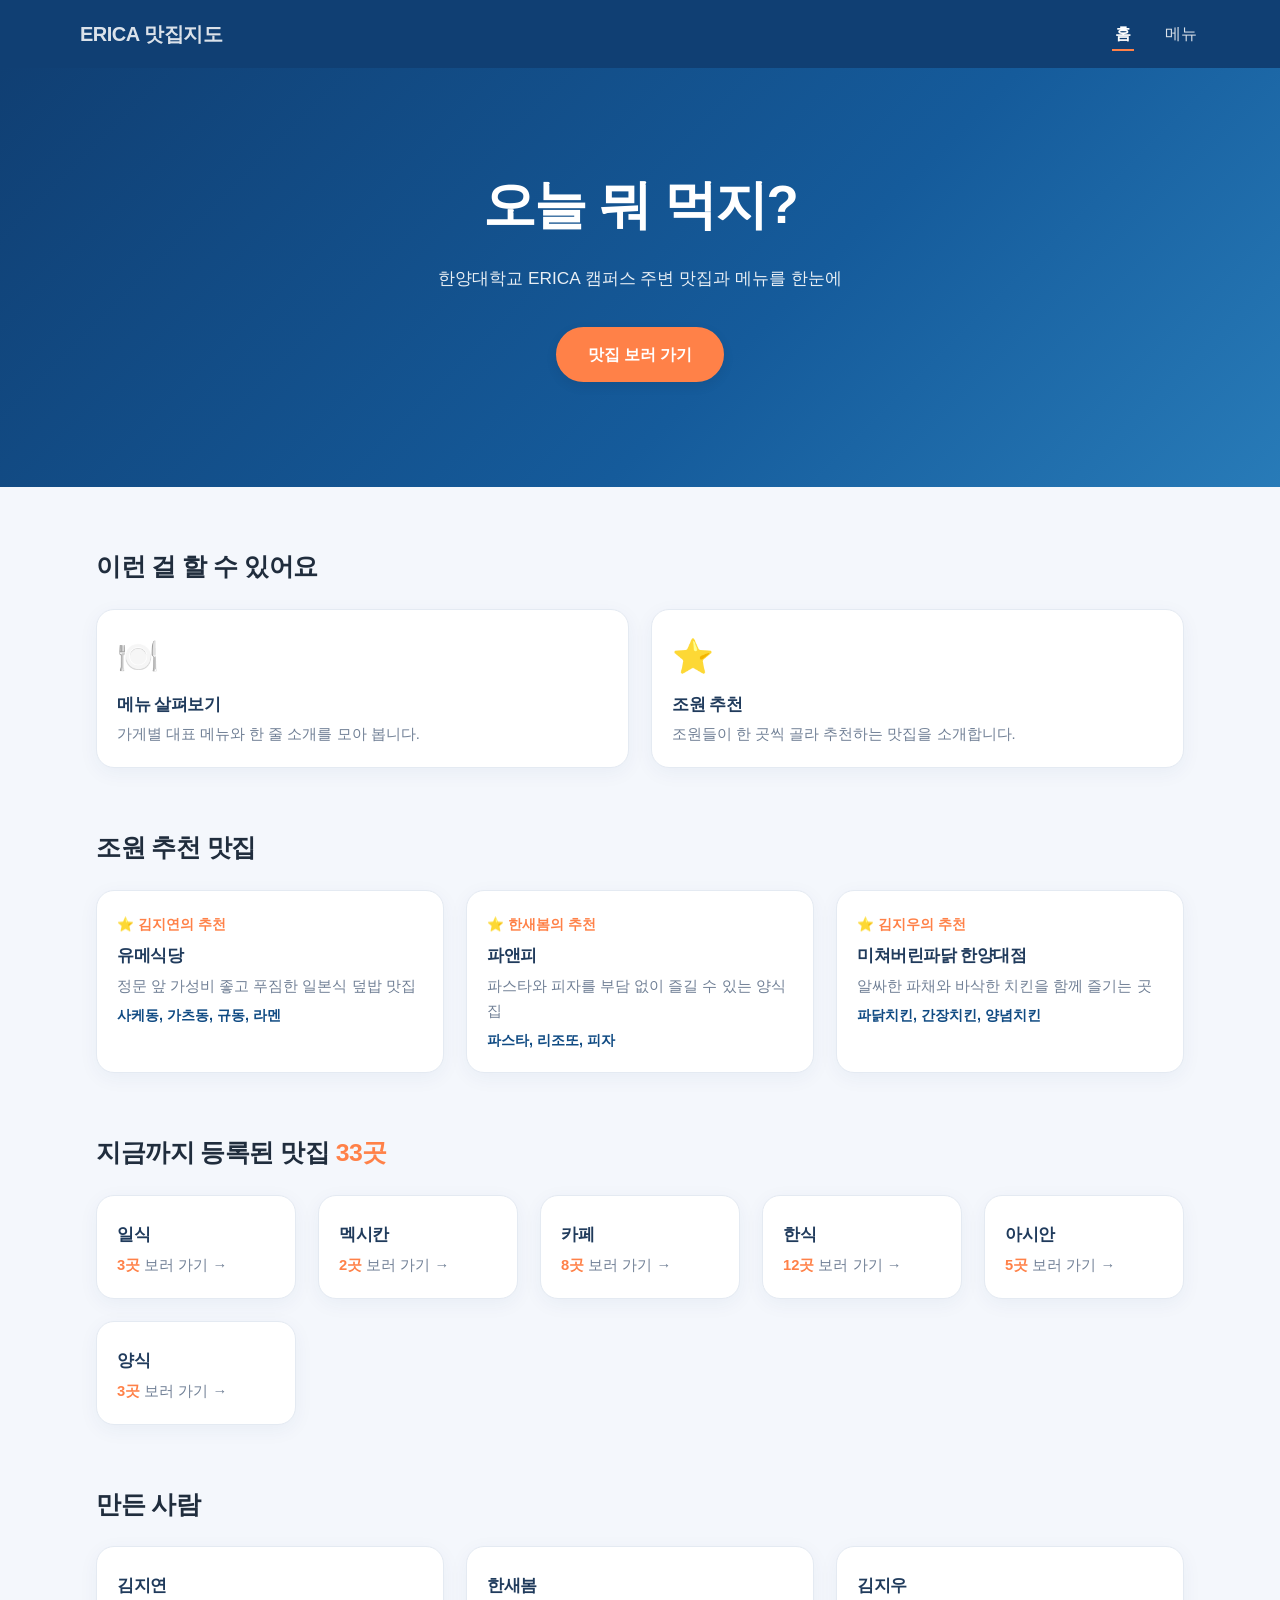
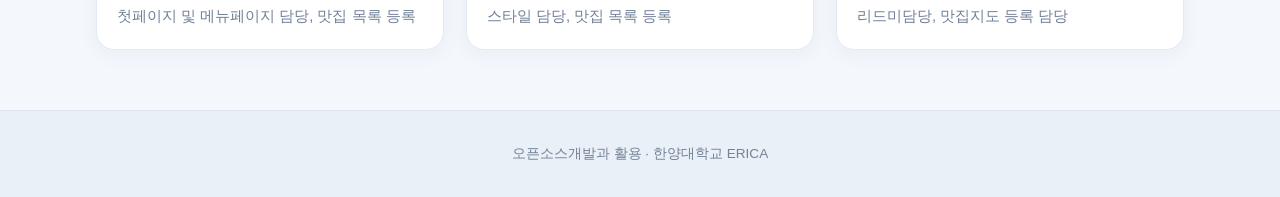
<file: index.html>
<!DOCTYPE html>
<html lang="ko">
<head>
  <meta charset="UTF-8">
  <meta name="viewport" content="width=device-width, initial-scale=1.0">
  <title>ERICA 맛집지도</title>
  <style>
    :root {
      --main: #0e4a84;
      --accent: #ff7a3d;
      --bg: #f6f7f9;
      --card: #ffffff;
      --text: #1f2933;
      --sub: #6b7785;
      --line: #e3e7ec;
    }
    * { box-sizing: border-box; }
    body {
      margin: 0;
      font-family: "Pretendard", "Apple SD Gothic Neo", "Malgun Gothic", sans-serif;
      background: var(--bg);
      color: var(--text);
      line-height: 1.6;
    }
    a { color: inherit; text-decoration: none; }

    /* 상단 메뉴 */
    .nav {
      background: var(--main);
      color: #fff;
      display: flex;
      justify-content: space-between;
      align-items: center;
      padding: 14px 20px;
    }
    .nav .logo { font-weight: 800; font-size: 1.1rem; }
    .nav ul { list-style: none; display: flex; gap: 18px; margin: 0; padding: 0; }
    .nav a { opacity: 0.8; }
    .nav a:hover, .nav a.active { opacity: 1; font-weight: 700; }

    /* 첫 화면 */
    .hero {
      background: linear-gradient(135deg, var(--main), #1b6bb5);
      color: #fff;
      text-align: center;
      padding: 70px 16px 80px;
    }
    .hero h1 { font-size: 2.4rem; margin: 0 0 10px; }
    .hero p { font-size: 1.05rem; opacity: 0.9; margin: 0 0 28px; }
    .buttons { display: flex; gap: 12px; justify-content: center; flex-wrap: wrap; }
    .btn {
      padding: 12px 26px;
      border-radius: 999px;
      font-weight: 700;
      border: 2px solid #fff;
    }
    .btn.primary { background: var(--accent); border-color: var(--accent); }
    .btn:hover { opacity: 0.9; }

    main { max-width: 1000px; margin: 0 auto; padding: 0 16px; }
    section { margin: 48px 0; }
    h2 { font-size: 1.4rem; margin: 0 0 16px; }

    /* 카드 공통 */
    .grid { display: grid; grid-template-columns: repeat(auto-fit, minmax(200px, 1fr)); gap: 14px; }
    .card {
      background: var(--card);
      border: 1px solid var(--line);
      border-radius: 14px;
      padding: 20px;
    }
    .card .icon { font-size: 1.8rem; }
    .card h3 { margin: 6px 0 4px; font-size: 1.05rem; }
    .card p { margin: 0; color: var(--sub); font-size: 0.92rem; }
    a.card:hover { border-color: var(--main); }

    .count { color: var(--accent); font-weight: 800; }

    /* 조원 추천 카드 */
    .pick .who { color: var(--accent); font-weight: 800; font-size: 0.85rem; }
    .pick .menu { color: var(--main); font-weight: 600; font-size: 0.9rem; margin-top: 4px; }

    footer { text-align: center; color: var(--sub); font-size: 0.85rem; padding: 30px 16px; }

    @media (max-width: 600px) {
      .nav { flex-direction: column; gap: 8px; }
      .hero h1 { font-size: 1.8rem; }
    }
  </style>
  <!-- 스타일 담당이 만든 디자인 -->
  <link rel="stylesheet" href="style.css">
</head>
<body>
  <!-- 상단 메뉴 -->
  <nav class="nav">
    <a href="index.html" class="logo">ERICA 맛집지도</a>
    <ul>
      <li><a href="index.html" class="active">홈</a></li>
      <li><a href="menu.html">메뉴</a></li>
    </ul>
  </nav>

  <!-- 첫 화면 -->
  <header class="hero">
    <h1>오늘 뭐 먹지?</h1>
    <p>한양대학교 ERICA 캠퍼스 주변 맛집과 메뉴를 한눈에</p>
    <div class="buttons">
      <a href="menu.html" class="btn primary">맛집 보러 가기</a>
    </div>
  </header>

  <main>
    <!-- 소개 -->
    <section>
      <h2>이런 걸 할 수 있어요</h2>
      <div class="grid">
        <a href="menu.html" class="card">
          <div class="icon">🍽️</div>
          <h3>메뉴 살펴보기</h3>
          <p>가게별 대표 메뉴와 한 줄 소개를 모아 봅니다.</p>
        </a>
        <a href="#picks" class="card">
          <div class="icon">⭐</div>
          <h3>조원 추천</h3>
          <p>조원들이 한 곳씩 골라 추천하는 맛집을 소개합니다.</p>
        </a>
      </div>
    </section>

    <!-- 조원 추천 맛집 (data.js의 recommend를 보고 자동으로 만듭니다) -->
    <section id="picks">
      <h2>조원 추천 맛집</h2>
      <div class="grid" id="pick-list"></div>
    </section>

    <!-- 음식 종류별 개수 (data.js에서 자동 계산) -->
    <section>
      <h2>지금까지 등록된 맛집 <span class="count" id="total"></span></h2>
      <div class="grid" id="categories"></div>
    </section>

    <!-- 조원 소개 -->
    <section>
      <h2>만든 사람</h2>
      <div class="grid">
        <div class="card">
          <h3>김지연</h3>
          <p>첫페이지 및 메뉴페이지 담당, 맛집 목록 등록</p>
        </div>
        <div class="card">
          <h3>한새봄</h3>
          <p>스타일 담당, 맛집 목록 등록</p>
        </div>
        <div class="card">
          <h3>김지우</h3>
          <p>리드미담당, 맛집지도 등록 담당</p>
        </div>
      </div>
    </section>
  </main>

  <footer>
    <p>오픈소스개발과 활용 · 한양대학교 ERICA</p>
  </footer>

  <script src="data.js"></script>
  <script>
    // 음식 종류별로 맛집 개수를 세어 카드로 보여줍니다.
    const counts = {};
    RESTAURANTS.forEach((r) => {
      counts[r.category] = (counts[r.category] || 0) + 1;
    });

    document.getElementById("total").textContent = RESTAURANTS.length + "곳";

    const box = document.getElementById("categories");
    Object.keys(counts).forEach((cat) => {
      const a = document.createElement("a");
      a.className = "card";
      a.href = "menu.html?category=" + encodeURIComponent(cat);
      a.innerHTML = "<h3>" + cat + "</h3><p><span class='count'>" + counts[cat] + "곳</span> 보러 가기 →</p>";
      box.appendChild(a);
    });

    // 조원 추천 맛집을 카드로 보여줍니다. (아래 순서대로 나옵니다)
    const MEMBERS = ["김지연", "한새봄", "김지우"];
    const pickBox = document.getElementById("pick-list");
    RESTAURANTS
      .filter((r) => r.recommend)
      .sort((a, b) => MEMBERS.indexOf(a.recommend) - MEMBERS.indexOf(b.recommend))
      .forEach((r) => {
        const a = document.createElement("a");
        a.className = "card pick";
        a.href = "menu.html?category=" + encodeURIComponent(r.category);
        a.innerHTML =
          "<span class='who'>⭐ " + r.recommend + "의 추천</span>" +
          "<h3>" + r.name + "</h3>" +
          "<p>" + r.comment + "</p>" +
          "<p class='menu'>" + r.menu + "</p>";
        pickBox.appendChild(a);
      });
  </script>
</body>
</html>
</file>
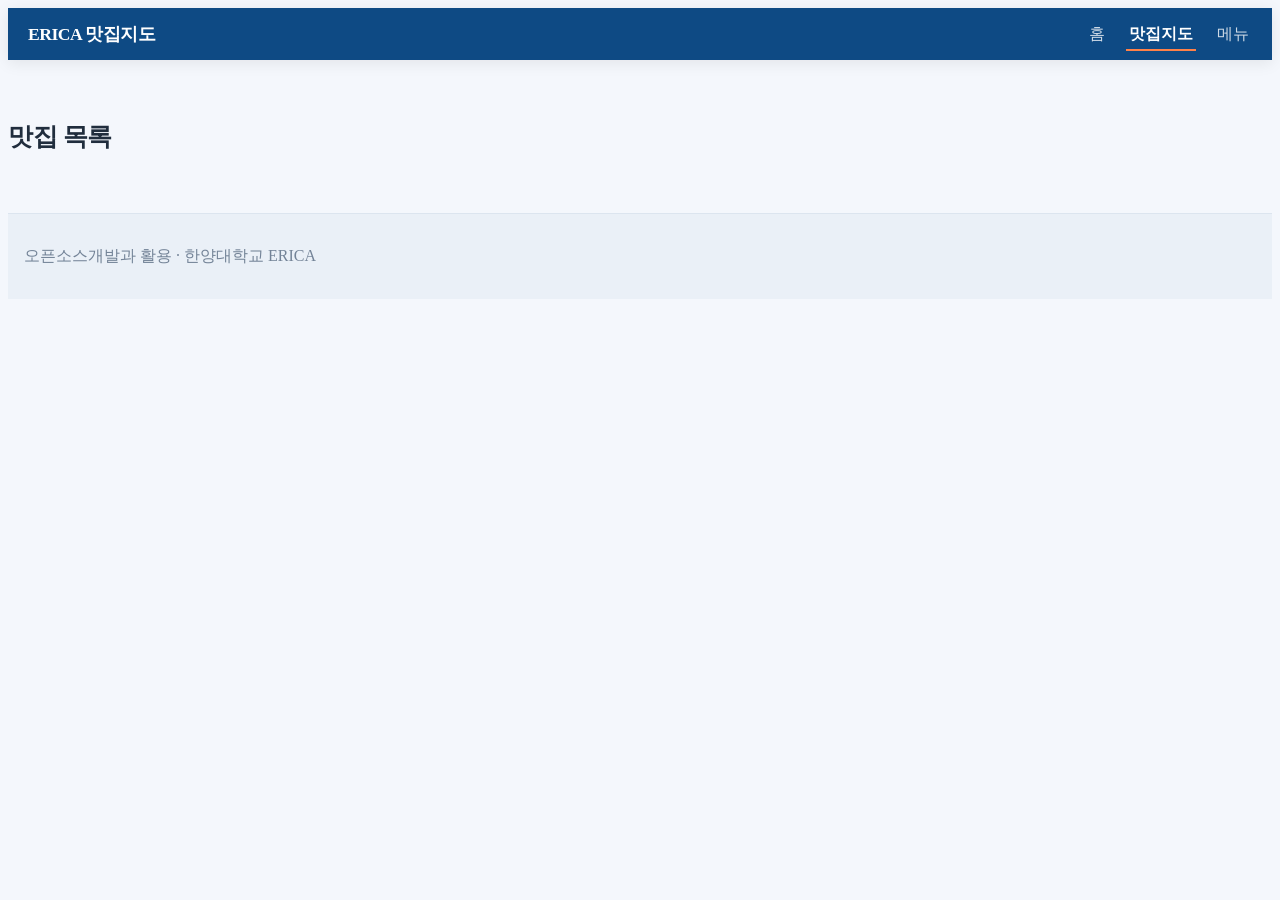
<file: map.html>
<!DOCTYPE html>
<html lang="ko">
<head>
  <meta charset="UTF-8">
  <meta name="viewport" content="width=device-width, initial-scale=1.0">
  <title>맛집지도 | ERICA 맛집지도</title>

  <!-- 네이버 지도 API: YOUR_CLIENT_ID 자리에 발급받은 Client ID를 넣으세요 -->
  <script src="https://oapi.map.naver.com/openapi/v3/maps.js?ncpKeyId=YOUR_CLIENT_ID&submodules=geocoder"></script>

  <!-- 디자인은 style.css를 사용합니다 -->
  <link rel="stylesheet" href="style.css">

  <!-- 상단 메뉴: 첫 페이지, 메뉴 페이지와 같은 모양 -->
  <style>
    .nav {
      background: #0e4a84;
      color: #fff;
      display: flex;
      justify-content: space-between;
      align-items: center;
      padding: 14px 20px;
    }
    .nav a { color: inherit; text-decoration: none; opacity: 0.8; }
    .nav .logo { font-weight: 800; font-size: 1.1rem; opacity: 1; }
    .nav ul { list-style: none; display: flex; gap: 18px; margin: 0; padding: 0; }
    .nav a:hover, .nav a.active { opacity: 1; font-weight: 700; }
    @media (max-width: 600px) {
      .nav { flex-direction: column; gap: 8px; }
    }
  </style>
</head>
<body>
  <!-- 상단 메뉴 -->
  <nav class="nav">
    <a href="index.html" class="logo">ERICA 맛집지도</a>
    <ul>
      <li><a href="index.html">홈</a></li>
      <li><a href="map.html" class="active">맛집지도</a></li>
      <li><a href="menu.html">메뉴</a></li>
    </ul>
  </nav>

  <main>
    <nav id="filters" class="filters" aria-label="음식 종류"></nav>

    <div class="layout">
      <section class="map-wrap">
        <div id="map"></div>
        <p id="map-notice" class="map-notice" hidden></p>
      </section>

      <section>
        <h2 class="list-title">맛집 목록 <span id="count"></span></h2>
        <ul id="list" class="list"></ul>
      </section>
    </div>
  </main>

  <footer class="site-footer">
    <p>오픈소스개발과 활용 · 한양대학교 ERICA</p>
  </footer>

  <!-- 맛집 정보는 data.js 한 곳에서 관리합니다 -->
  <script src="data.js"></script>
  <script>
    // 지도와 목록을 화면에 그리는 코드

    const CAMPUS = { lat: 37.2969, lng: 126.8353 }; // ERICA 캠퍼스 부근
    const hasNaver = typeof naver !== "undefined" && naver.maps;

    let map = null;
    let infoWindow = null;
    let currentCategory = "전체";
    const markers = []; // RESTAURANTS와 같은 순서로 마커를 보관

    const listEl = document.getElementById("list");
    const filtersEl = document.getElementById("filters");
    const countEl = document.getElementById("count");
    const noticeEl = document.getElementById("map-notice");

    function showNotice(message) {
      noticeEl.textContent = message;
      noticeEl.hidden = false;
    }

    // Client ID가 틀렸거나 등록되지 않은 주소에서 열었을 때 호출됩니다.
    window.navermap_authFailure = function () {
      showNotice("네이버 지도 인증에 실패했습니다. Client ID와 등록한 웹 서비스 URL을 확인해 주세요.");
    };

    function naverSearchUrl(r) {
      return "https://map.naver.com/p/search/" + encodeURIComponent(r.name);
    }

    // ---------- 목록 ----------
    function renderFilters() {
      const categories = ["전체", ...new Set(RESTAURANTS.map((r) => r.category))];
      filtersEl.innerHTML = "";
      categories.forEach((cat) => {
        const btn = document.createElement("button");
        btn.type = "button";
        btn.textContent = cat;
        if (cat === currentCategory) btn.classList.add("active");
        btn.addEventListener("click", () => {
          currentCategory = cat;
          renderFilters();
          renderList();
          updateMarkers();
        });
</file>
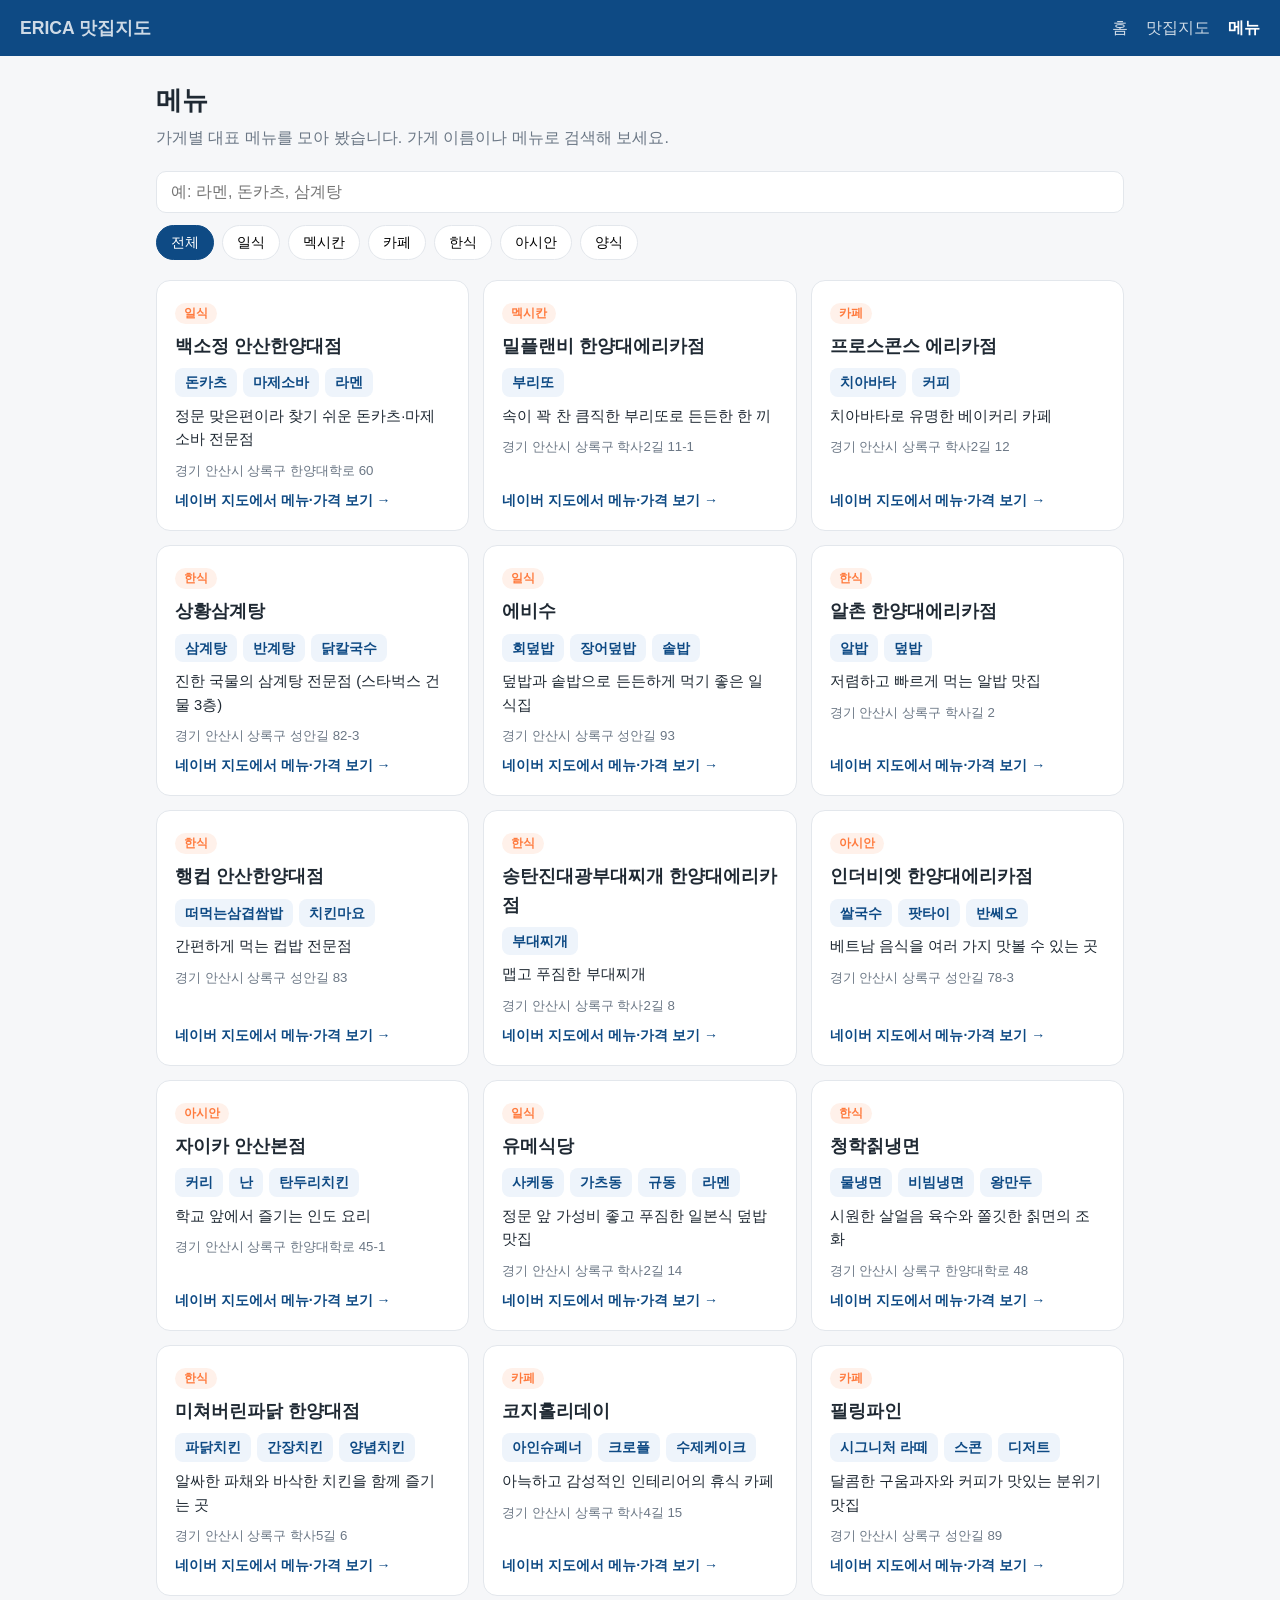
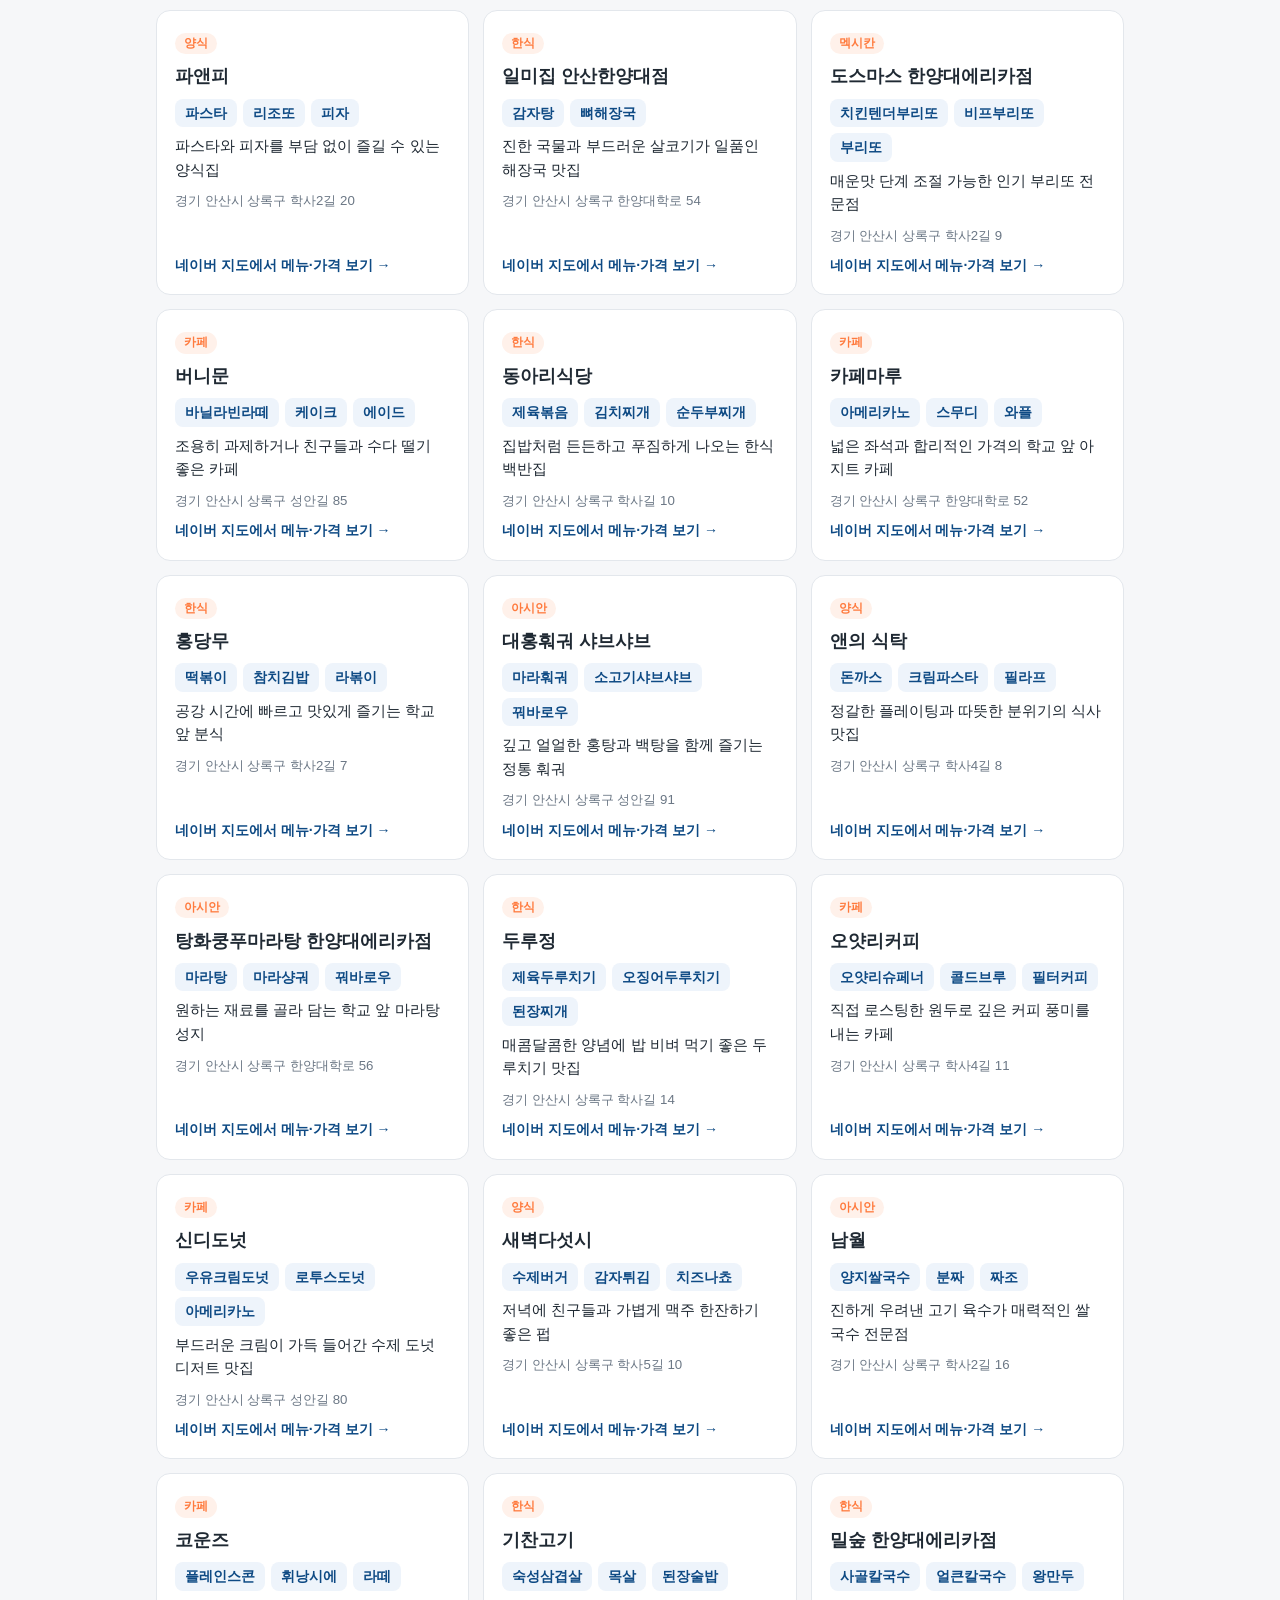
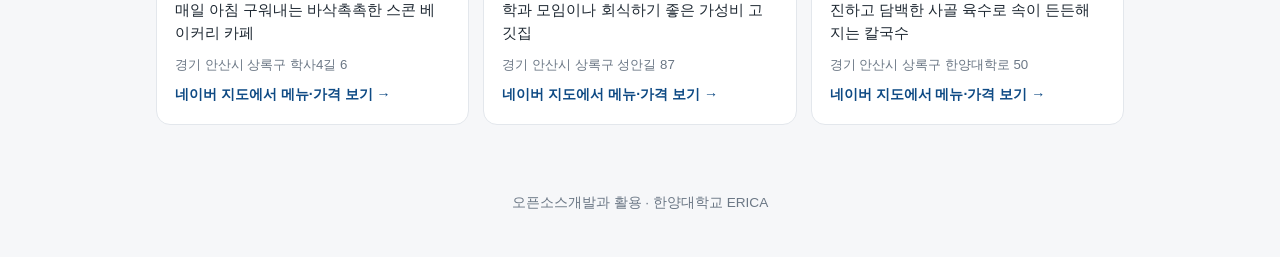
<file: memu.html>
<!DOCTYPE html>
<html lang="ko">
<head>
  <meta charset="UTF-8">
  <meta name="viewport" content="width=device-width, initial-scale=1.0">
  <title>메뉴 | ERICA 맛집지도</title>
  <style>
    :root {
      --main: #0e4a84;
      --accent: #ff7a3d;
      --bg: #f6f7f9;
      --card: #ffffff;
      --text: #1f2933;
      --sub: #6b7785;
      --line: #e3e7ec;
    }
    * { box-sizing: border-box; }
    body {
      margin: 0;
      font-family: "Pretendard", "Apple SD Gothic Neo", "Malgun Gothic", sans-serif;
      background: var(--bg);
      color: var(--text);
      line-height: 1.6;
    }
    a { color: inherit; text-decoration: none; }

    /* 상단 메뉴 */
    .nav {
      background: var(--main);
      color: #fff;
      display: flex;
      justify-content: space-between;
      align-items: center;
      padding: 14px 20px;
    }
    .nav .logo { font-weight: 800; font-size: 1.1rem; }
    .nav ul { list-style: none; display: flex; gap: 18px; margin: 0; padding: 0; }
    .nav a { opacity: 0.8; }
    .nav a:hover, .nav a.active { opacity: 1; font-weight: 700; }

    main { max-width: 1000px; margin: 0 auto; padding: 24px 16px; }
    h1 { font-size: 1.6rem; margin: 0 0 4px; }
    .desc { color: var(--sub); margin: 0 0 20px; }

    /* 검색창, 종류 버튼 */
    .tools { display: flex; flex-direction: column; gap: 12px; margin-bottom: 20px; }
    #search {
      width: 100%;
      padding: 11px 14px;
      border: 1px solid var(--line);
      border-radius: 10px;
      font-size: 1rem;
    }
    .filters { display: flex; flex-wrap: wrap; gap: 8px; }
    .filters button {
      border: 1px solid var(--line);
      background: var(--card);
      padding: 7px 14px;
      border-radius: 999px;
      font-size: 0.9rem;
      cursor: pointer;
    }
    .filters button.active { background: var(--main); border-color: var(--main); color: #fff; }

    /* 메뉴 카드 */
    .grid { display: grid; grid-template-columns: repeat(auto-fill, minmax(280px, 1fr)); gap: 14px; }
    .card {
      background: var(--card);
      border: 1px solid var(--line);
      border-radius: 14px;
      padding: 18px;
      display: flex;
      flex-direction: column;
      gap: 8px;
    }
    .card h2 { margin: 0; font-size: 1.1rem; }
    .badge {
      display: inline-block;
      padding: 1px 9px;
      border-radius: 999px;
      background: #fff1ea;
      color: var(--accent);
      font-size: 0.75rem;
      font-weight: 700;
    }
    .menus { display: flex; flex-wrap: wrap; gap: 6px; }
    .menus span {
      background: #eef4fb;
      color: var(--main);
      padding: 3px 10px;
      border-radius: 8px;
      font-size: 0.88rem;
      font-weight: 600;
    }
    .card p { margin: 0; font-size: 0.92rem; }
    .meta { color: var(--sub); font-size: 0.83rem !important; }
    .card .link { color: var(--main); font-size: 0.88rem; font-weight: 600; margin-top: auto; }

    .empty { color: var(--sub); text-align: center; padding: 40px 0; }

    footer { text-align: center; color: var(--sub); font-size: 0.85rem; padding: 30px 16px; }

    @media (max-width: 600px) {
      .nav { flex-direction: column; gap: 8px; }
    }
  </style>
</head>
<body>
  <!-- 상단 메뉴 -->
  <nav class="nav">
    <a href="index.html" class="logo">ERICA 맛집지도</a>
    <ul>
      <li><a href="index.html">홈</a></li>
      <li><a href="map.html">맛집지도</a></li>
      <li><a href="menu.html" class="active">메뉴</a></li>
    </ul>
  </nav>

  <main>
    <h1>메뉴</h1>
    <p class="desc">가게별 대표 메뉴를 모아 봤습니다. 가게 이름이나 메뉴로 검색해 보세요.</p>

    <div class="tools">
      <input type="search" id="search" placeholder="예: 라멘, 돈카츠, 삼계탕">
      <div class="filters" id="filters"></div>
    </div>

    <div class="grid" id="list"></div>
    <p class="empty" id="empty" hidden>찾는 메뉴가 없습니다.</p>
  </main>

  <footer>
    <p>오픈소스개발과 활용 · 한양대학교 ERICA</p>
  </footer>

  <!-- 맛집 정보는 data.js 한 곳에서 관리합니다 -->
  <script src="data.js"></script>
  <script>
    const listEl = document.getElementById("list");
    const filtersEl = document.getElementById("filters");
    const searchEl = document.getElementById("search");
    const emptyEl = document.getElementById("empty");

    // 첫 페이지에서 종류를 눌러 들어오면 그 종류부터 보여줍니다. (menu.html?category=한식)
    let currentCategory = new URLSearchParams(location.search).get("category") || "전체";

    function renderFilters() {
      const categories = ["전체", ...new Set(RESTAURANTS.map((r) => r.category))];
      filtersEl.innerHTML = "";
      categories.forEach((cat) => {
        const btn = document.createElement("button");
        btn.textContent = cat;
        if (cat === currentCategory) btn.classList.add("active");
        btn.addEventListener("click", () => {
          currentCategory = cat;
          renderFilters();
          renderList();
        });
        filtersEl.appendChild(btn);
      });
    }

    function renderList() {
      const keyword = searchEl.value.trim();
      listEl.innerHTML = "";

      const shown = RESTAURANTS.filter((r) => {
        const okCategory = currentCategory === "전체" || r.category === currentCategory;
        const okKeyword = keyword === "" || (r.name + r.menu).includes(keyword);
        return okCategory && okKeyword;
      });

      shown.forEach((r) => {
        const menuTags = r.menu.split(",").map((m) => "<span>" + m.trim() + "</span>").join("");
        const card = document.createElement("article");
        card.className = "card";
        card.innerHTML =
          "<div><span class='badge'>" + r.category + "</span></div>" +
          "<h2>" + r.name + "</h2>" +
          "<div class='menus'>" + menuTags + "</div>" +
          "<p>" + r.comment + "</p>" +
          "<p class='meta'>" + r.address + "</p>" +
          "<a class='link' href='https://map.naver.com/p/search/" + encodeURIComponent(r.name) +
          "' target='_blank' rel='noopener'>네이버 지도에서 메뉴·가격 보기 →</a>";
        listEl.appendChild(card);
      });

      emptyEl.hidden = shown.length > 0;
    }

    searchEl.addEventListener("input", renderList);
    renderFilters();
    renderList();
  </script>
</body>
</html>
</file>
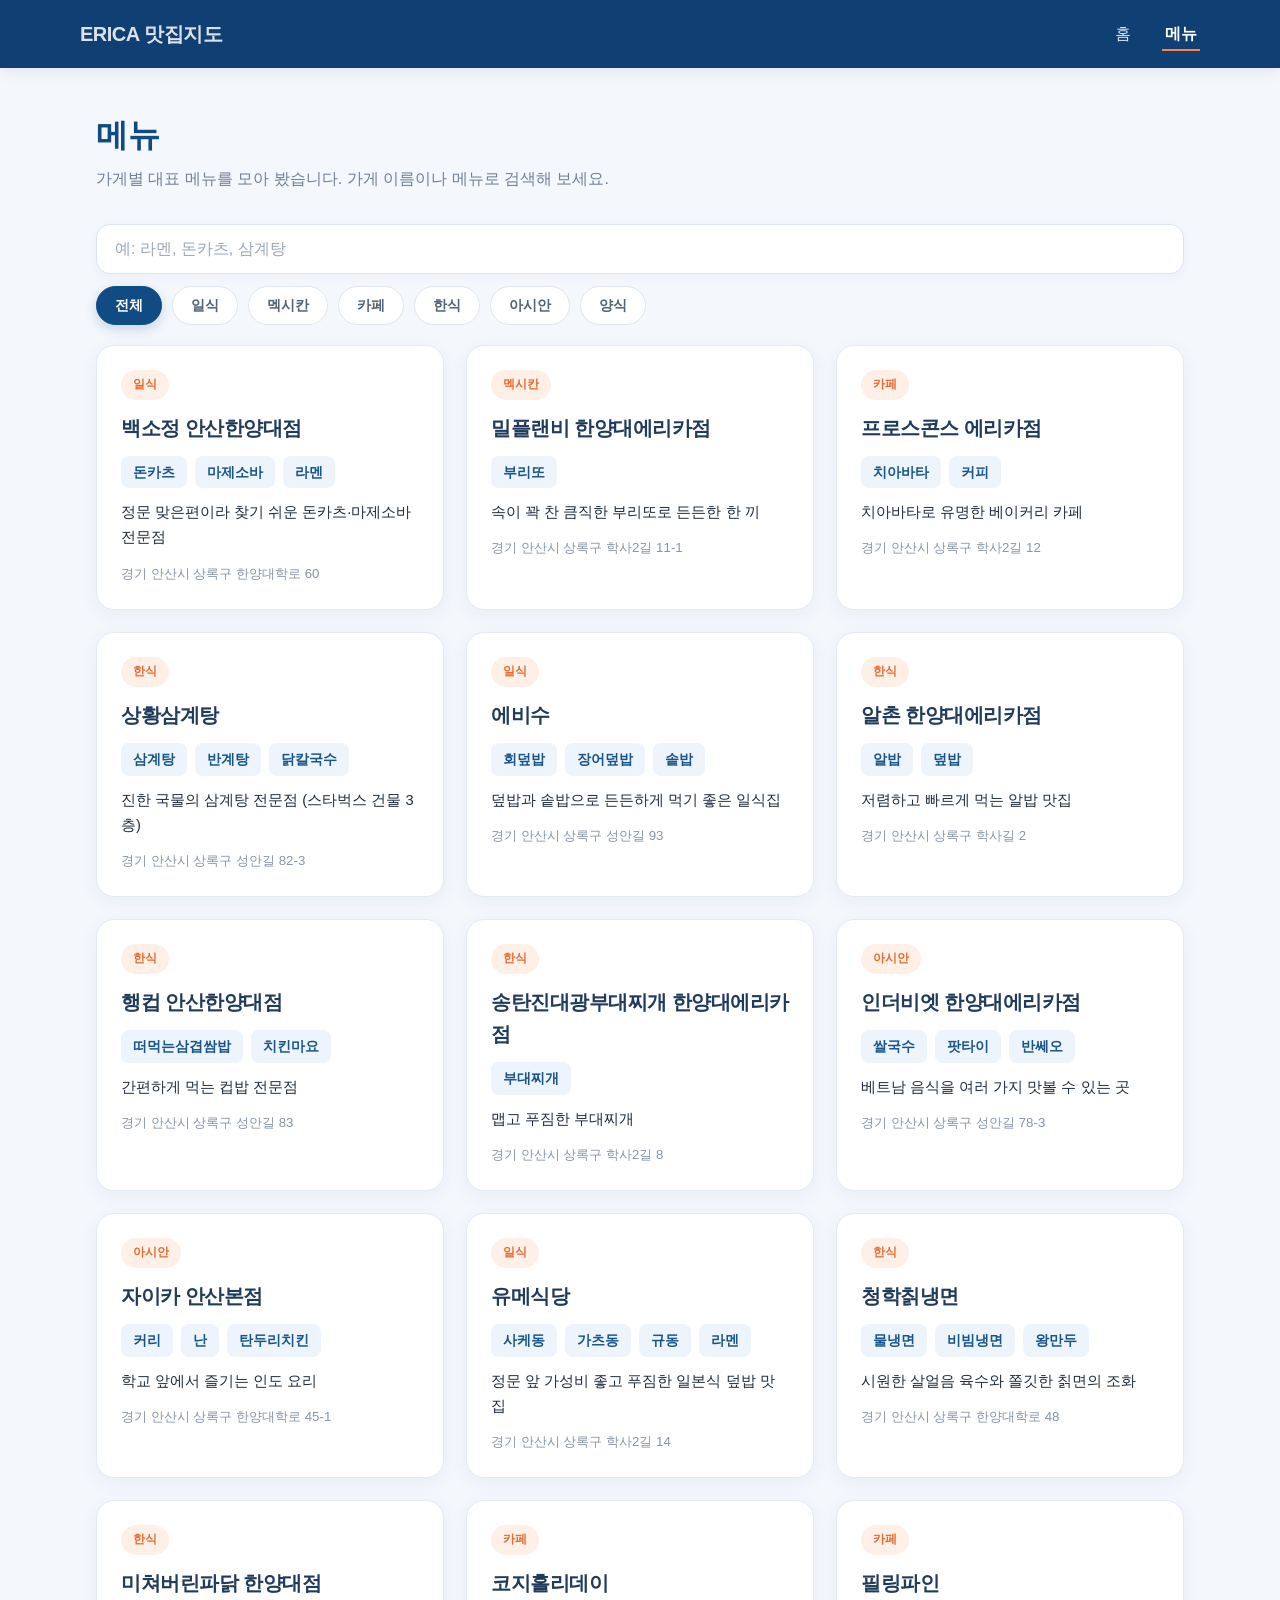
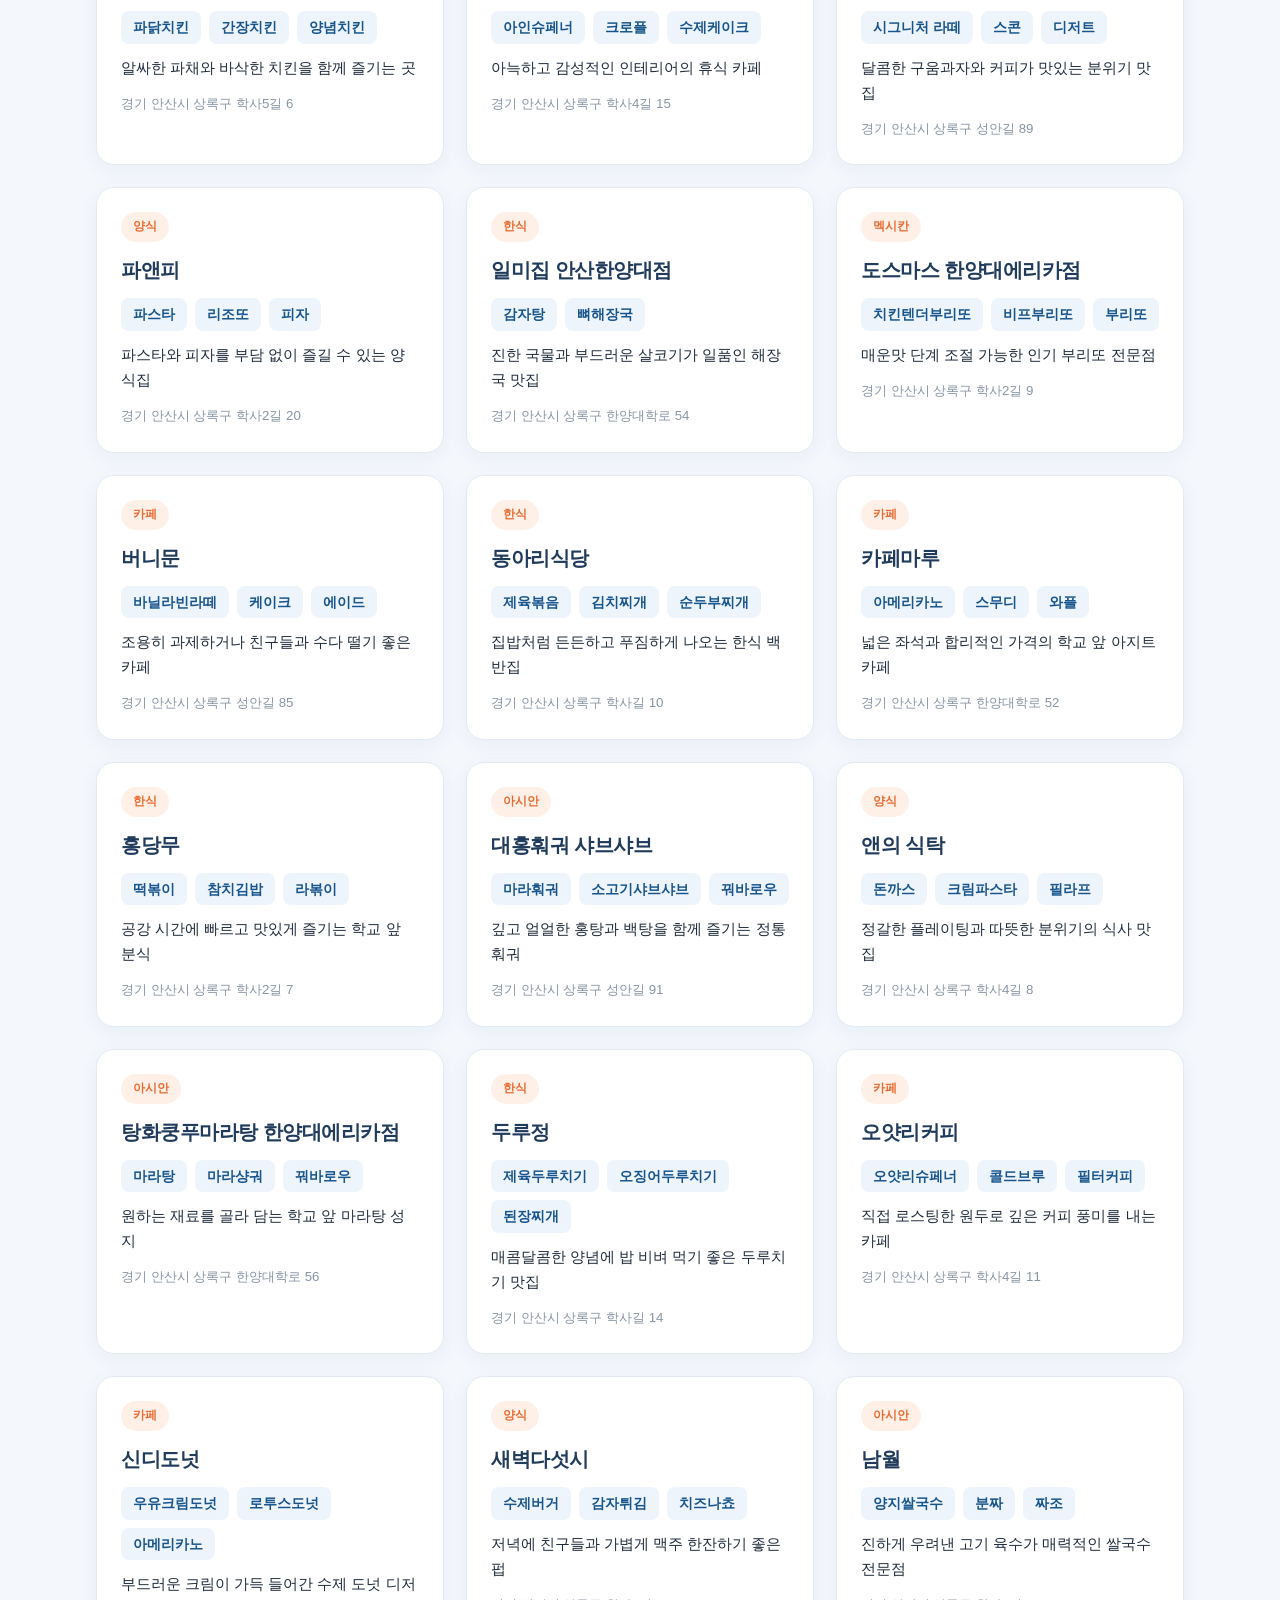
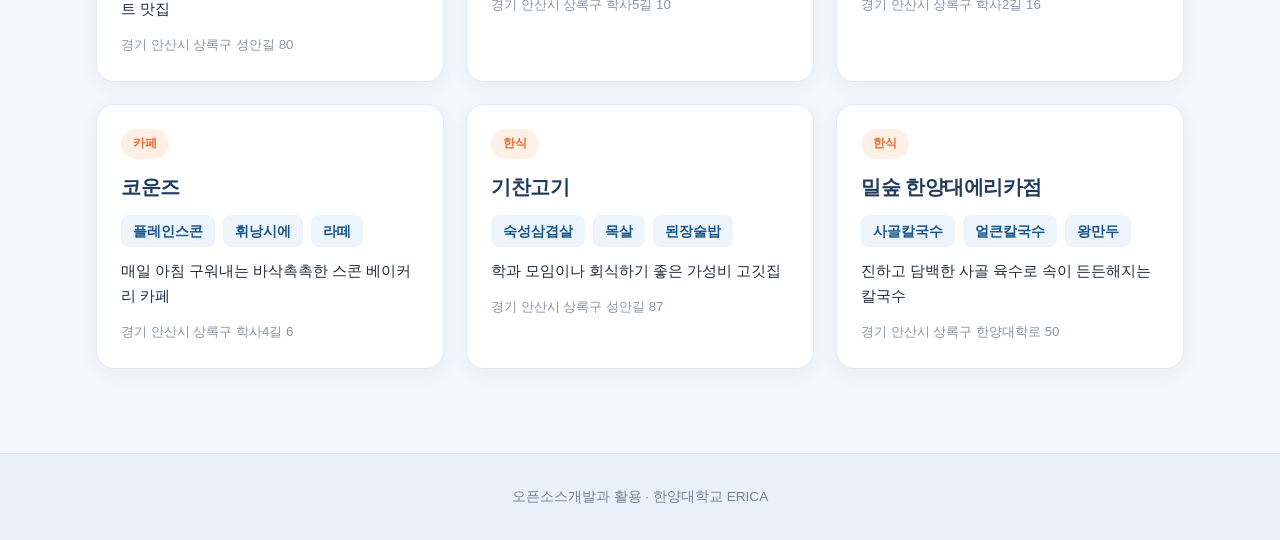
<file: menu.html>
<!DOCTYPE html>
<html lang="ko">
<head>
  <meta charset="UTF-8">
  <meta name="viewport" content="width=device-width, initial-scale=1.0">
  <title>메뉴 | ERICA 맛집지도</title>
  <style>
    :root {
      --main: #0e4a84;
      --accent: #ff7a3d;
      --bg: #f6f7f9;
      --card: #ffffff;
      --text: #1f2933;
      --sub: #6b7785;
      --line: #e3e7ec;
    }
    * { box-sizing: border-box; }
    body {
      margin: 0;
      font-family: "Pretendard", "Apple SD Gothic Neo", "Malgun Gothic", sans-serif;
      background: var(--bg);
      color: var(--text);
      line-height: 1.6;
    }
    a { color: inherit; text-decoration: none; }

    /* 상단 메뉴 */
    .nav {
      background: var(--main);
      color: #fff;
      display: flex;
      justify-content: space-between;
      align-items: center;
      padding: 14px 20px;
    }
    .nav .logo { font-weight: 800; font-size: 1.1rem; }
    .nav ul { list-style: none; display: flex; gap: 18px; margin: 0; padding: 0; }
    .nav a { opacity: 0.8; }
    .nav a:hover, .nav a.active { opacity: 1; font-weight: 700; }

    main { max-width: 1000px; margin: 0 auto; padding: 24px 16px; }
    h1 { font-size: 1.6rem; margin: 0 0 4px; }
    .desc { color: var(--sub); margin: 0 0 20px; }

    /* 검색창, 종류 버튼 */
    .tools { display: flex; flex-direction: column; gap: 12px; margin-bottom: 20px; }
    #search {
      width: 100%;
      padding: 11px 14px;
      border: 1px solid var(--line);
      border-radius: 10px;
      font-size: 1rem;
    }
    .filters { display: flex; flex-wrap: wrap; gap: 8px; }
    .filters button {
      border: 1px solid var(--line);
      background: var(--card);
      padding: 7px 14px;
      border-radius: 999px;
      font-size: 0.9rem;
      cursor: pointer;
    }
    .filters button.active { background: var(--main); border-color: var(--main); color: #fff; }

    /* 메뉴 카드 */
    .grid { display: grid; grid-template-columns: repeat(auto-fill, minmax(280px, 1fr)); gap: 14px; }
    .card {
      background: var(--card);
      border: 1px solid var(--line);
      border-radius: 14px;
      padding: 18px;
      display: flex;
      flex-direction: column;
      gap: 8px;
    }
    .card h2 { margin: 0; font-size: 1.1rem; }
    .badge {
      display: inline-block;
      padding: 1px 9px;
      border-radius: 999px;
      background: #fff1ea;
      color: var(--accent);
      font-size: 0.75rem;
      font-weight: 700;
    }
    .menus { display: flex; flex-wrap: wrap; gap: 6px; }
    .menus span {
      background: #eef4fb;
      color: var(--main);
      padding: 3px 10px;
      border-radius: 8px;
      font-size: 0.88rem;
      font-weight: 600;
    }
    .card p { margin: 0; font-size: 0.92rem; }
    .meta { color: var(--sub); font-size: 0.83rem !important; }

    .empty { color: var(--sub); text-align: center; padding: 40px 0; }

    footer { text-align: center; color: var(--sub); font-size: 0.85rem; padding: 30px 16px; }

    @media (max-width: 600px) {
      .nav { flex-direction: column; gap: 8px; }
    }
  </style>
  <!-- 스타일 담당이 만든 디자인 -->
  <link rel="stylesheet" href="style.css">
</head>
<body>
  <!-- 상단 메뉴 -->
  <nav class="nav">
    <a href="index.html" class="logo">ERICA 맛집지도</a>
    <ul>
      <li><a href="index.html">홈</a></li>
      <li><a href="menu.html" class="active">메뉴</a></li>
    </ul>
  </nav>

  <main>
    <h1>메뉴</h1>
    <p class="desc">가게별 대표 메뉴를 모아 봤습니다. 가게 이름이나 메뉴로 검색해 보세요.</p>

    <div class="tools">
      <input type="search" id="search" placeholder="예: 라멘, 돈카츠, 삼계탕">
      <div class="filters" id="filters"></div>
    </div>

    <div class="grid" id="list"></div>
    <p class="empty" id="empty" hidden>찾는 메뉴가 없습니다.</p>
  </main>

  <footer>
    <p>오픈소스개발과 활용 · 한양대학교 ERICA</p>
  </footer>

  <!-- 맛집 정보는 data.js 한 곳에서 관리합니다 -->
  <script src="data.js"></script>
  <script>
    const listEl = document.getElementById("list");
    const filtersEl = document.getElementById("filters");
    const searchEl = document.getElementById("search");
    const emptyEl = document.getElementById("empty");

    // 첫 페이지에서 종류를 눌러 들어오면 그 종류부터 보여줍니다. (menu.html?category=한식)
    let currentCategory = new URLSearchParams(location.search).get("category") || "전체";

    function renderFilters() {
      const categories = ["전체", ...new Set(RESTAURANTS.map((r) => r.category))];
      filtersEl.innerHTML = "";
      categories.forEach((cat) => {
        const btn = document.createElement("button");
        btn.textContent = cat;
        if (cat === currentCategory) btn.classList.add("active");
        btn.addEventListener("click", () => {
          currentCategory = cat;
          renderFilters();
          renderList();
        });
        filtersEl.appendChild(btn);
      });
    }

    function renderList() {
      const keyword = searchEl.value.trim();
      listEl.innerHTML = "";

      const shown = RESTAURANTS.filter((r) => {
        const okCategory = currentCategory === "전체" || r.category === currentCategory;
        const okKeyword = keyword === "" || (r.name + r.menu).includes(keyword);
        return okCategory && okKeyword;
      });

      shown.forEach((r) => {
        const menuTags = r.menu.split(",").map((m) => "<span>" + m.trim() + "</span>").join("");
        const card = document.createElement("article");
        card.className = "card";
        card.innerHTML =
          "<div><span class='badge'>" + r.category + "</span></div>" +
          "<h2>" + r.name + "</h2>" +
          "<div class='menus'>" + menuTags + "</div>" +
          "<p>" + r.comment + "</p>" +
          "<p class='meta'>" + r.address + "</p>";
        listEl.appendChild(card);
      });

      emptyEl.hidden = shown.length > 0;
    }

    searchEl.addEventListener("input", renderList);
    renderFilters();
    renderList();
  </script>
</body>
</html>
</file>
<file: style.css>
/* ========================================
   ERICA 맛집지도 - 공통 디자인
   스타일 담당
======================================== */

/* 1. 전체 색상 */
:root {
  --main: #104b83;
  --accent: #ff8148;
  --bg: #f4f7fc;
  --card: #ffffff;
  --text: #202d3d;
  --sub: #718096;
  --line: #e4eaf2;
}

html {
  scroll-behavior: smooth;
}

body {
  background: var(--bg);
  color: var(--text);
  -webkit-font-smoothing: antialiased;
}

a, button, input {
  transition: all 0.25s ease;
}

/* 2. 상단 네비게이션 */
.nav {
  background: #103f73;
  padding: 18px max(24px, calc((100% - 1120px) / 2));
  box-shadow: 0 3px 15px rgba(0,0,0,0.08);
  gap: 16px;
}

.nav .logo {
  font-size: 1.25rem;
  font-weight: 800;
  letter-spacing: -0.5px;
  white-space: nowrap;
}

.nav ul {
  gap: 28px;
}

.nav a {
  opacity: 0.85;
}

.nav a:hover,
.nav a.active {
  opacity: 1;
  color: #ffffff;
}

.nav ul a {
  padding: 7px 3px;
  border-bottom: 2px solid transparent;
}

.nav ul a:hover,
.nav ul a.active {
  border-bottom-color: var(--accent);
}

/* 3. 메인 첫 화면 */
.hero {
  background: linear-gradient(
    135deg,
    #103f73 0%,
    #155b9b 60%,
    #287bb8 100%
  );
  padding: 95px 20px 105px;
}

.hero h1 {
  font-size: clamp(2.2rem, 5vw, 3.3rem);
  font-weight: 800;
  letter-spacing: -1.5px;
  margin-bottom: 16px;
}

.hero p {
  font-size: 1.08rem;
  line-height: 1.8;
  margin-bottom: 32px;
}

.buttons {
  gap: 14px;
}

.btn {
  display: inline-block;
  padding: 13px 30px;
  border-radius: 50px;
  font-weight: 700;
  box-shadow: 0 4px 12px rgba(0,0,0,0.08);
}

.btn.primary {
  background: var(--accent);
  border-color: var(--accent);
  color: white;
}

.btn:hover {
  opacity: 1;
  transform: translateY(-3px);
  box-shadow: 0 8px 20px rgba(0,0,0,0.16);
}

/* 4. 본문 공통 */
main {
  max-width: 1120px;
}

section {
  margin: 60px 0;
}

h1, h2, h3 {
  letter-spacing: -0.5px;
}

section h2 {
  font-size: 1.55rem;
  font-weight: 800;
  margin-bottom: 22px;
}

/* 5. 공통 카드 디자인 */
.grid {
  gap: 22px;
}

.card {
  background: white;
  border: 1px solid var(--line);
  border-radius: 18px;
  box-shadow: 0 5px 20px rgba(16,63,115,0.05);
  transition:
    transform 0.25s ease,
    box-shadow 0.25s ease,
    border-color 0.25s ease;
}

.card:hover {
  transform: translateY(-5px);
  box-shadow: 0 12px 28px rgba(16,63,115,0.12);
  border-color: #b9d2e9;
}

.card h3,
.card h2 {
  color: #203b5c;
}

.card p {
  line-height: 1.7;
}

.card .icon {
  font-size: 2.1rem;
  margin-bottom: 8px;
}

.count {
  color: var(--accent);
  font-weight: 800;
}

/* 6. 메뉴 페이지 제목 */
main > h1 {
  color: var(--main);
  font-size: 2rem;
  font-weight: 800;
  margin-top: 18px;
}

.desc {
  color: var(--sub);
  line-height: 1.8;
  margin-bottom: 30px;
}

/* 7. 검색창 */
#search {
  background: white;
  border: 1px solid #dce5ef;
  border-radius: 14px;
  padding: 15px 18px;
  font-family: inherit;
  box-shadow: 0 3px 12px rgba(16,63,115,0.04);
  outline: none;
}

#search:focus {
  border-color: var(--main);
  box-shadow: 0 0 0 4px rgba(16,75,131,0.1);
}

#search::placeholder {
  color: #9aa8b7;
}

/* 8. 음식 종류 필터 버튼 */
.filters {
  gap: 10px;
}

.filters button {
  background: white;
  border: 1px solid #dfe6ee;
  padding: 9px 18px;
  border-radius: 30px;
  font-family: inherit;
  font-weight: 600;
  color: #536478;
}

.filters button:hover {
  background: #eaf2fa;
  border-color: #9bbfdf;
  color: var(--main);
}

.filters button.active,
.filters button.active:hover {
  background: var(--main);
  border-color: var(--main);
  color: white;
  box-shadow: 0 4px 12px rgba(16,75,131,0.2);
}

/* 9. 음식 메뉴 카드 */
#list .card {
  padding: 24px;
  gap: 12px;
}

#list .card h2 {
  font-size: 1.25rem;
  font-weight: 800;
}

.badge {
  background: #fff0e7;
  color: #e76b32;
  border-radius: 30px;
  padding: 5px 12px;
  font-size: 0.78rem;
}

.menus {
  gap: 8px;
}

.menus span {
  background: #edf4fc;
  color: #18558c;
  border-radius: 8px;
  padding: 5px 12px;
}

.meta {
  color: #8895a5;
}

.card .link {
  display: inline-block;
  color: var(--main);
  font-weight: 700;
  padding-top: 10px;
}

.card .link:hover {
  color: var(--accent);
}

/* 10. 결과가 없을 때 */
.empty:not([hidden]) {
  background: white;
  border: 1px dashed #ccd8e5;
  border-radius: 16px;
  padding: 48px 20px;
  margin-top: 20px;
}

/* 11. 하단 푸터 */
footer {
  background: #eaf0f7;
  color: #738397;
  padding: 32px 16px;
  margin-top: 60px;
  border-top: 1px solid #dce5ef;
}

footer p {
  margin: 0;
}

/* 12. 스마트폰 반응형 */
@media (max-width: 600px) {
  .nav {
    flex-direction: column;
    padding: 18px 12px;
    gap: 12px;
  }

  .nav ul {
    gap: 20px;
    justify-content: center;
  }

  .hero {
    padding: 65px 18px 75px;
  }

  .hero h1 {
    font-size: 2.1rem;
  }

  .hero p {
    font-size: 0.95rem;
  }

  .btn {
    padding: 11px 20px;
    font-size: 0.9rem;
  }

  main {
    padding-left: 18px;
    padding-right: 18px;
  }

  section {
    margin: 42px 0;
  }

  .grid {
    gap: 14px;
  }

  #list .card {
    padding: 20px;
  }

  .filters {
    gap: 8px;
  }

  .filters button {
    padding: 8px 13px;
  }
}

/* 움직임 최소화 설정 존중 */
@media (prefers-reduced-motion: reduce) {
  html {
    scroll-behavior: auto;
  }

  *, *::before, *::after {
    transition: none !important;
  }
}
</file>
